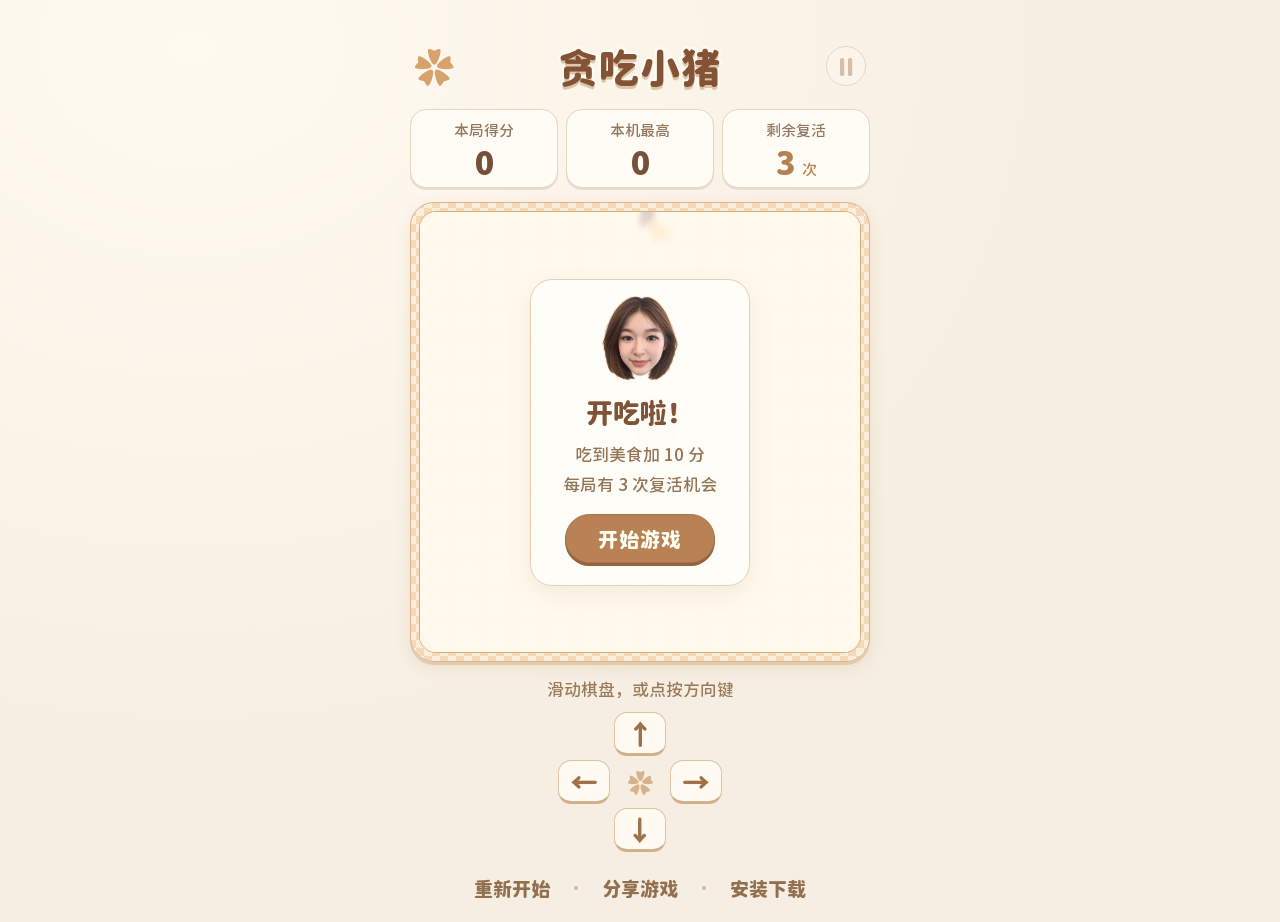
<file: index.html>
<!doctype html>
<html lang="zh-CN">
<head>
  <meta charset="UTF-8">
  <meta name="viewport" content="width=device-width, initial-scale=1, viewport-fit=cover">
  <meta name="theme-color" content="#f5ebdc">
  <meta name="apple-mobile-web-app-capable" content="yes">
  <meta name="apple-mobile-web-app-title" content="贪吃小猪">
  <meta name="apple-mobile-web-app-status-bar-style" content="default">
  <meta name="description" content="贪吃小猪：滑动控制方向，随机吃美食得分，每局三次复活。打开就能玩的手机小游戏。">
  <title>贪吃小猪</title>
  <link rel="icon" href="./assets/face.png" type="image/png">
  <link rel="apple-touch-icon" href="./assets/app-icon.png" data-online-only>
  <link rel="manifest" href="./manifest.webmanifest" data-online-only>
  <link rel="stylesheet" href="./style.css">
  <script type="module" src="./app.mjs?v=cartoon-dress-1"></script>
  <script type="module" src="./install.mjs?v=pwa-1" data-online-only></script>
</head>
<body>
  <main class="game">
    <header>
      <span class="flower" aria-hidden="true">✿</span>
      <h1>贪吃小猪</h1>
      <button id="pause" class="icon-button" aria-label="暂停游戏" disabled>Ⅱ</button>
    </header>
    <section class="stats" aria-label="游戏成绩">
      <div><span>本局得分</span><strong id="score">0</strong></div>
      <div><span>本机最高</span><strong id="best">0</strong></div>
      <div class="revives"><span>剩余复活</span><strong id="lives" aria-label="剩余3次复活">3 <small>次</small></strong></div>
    </section>
    <div class="board-frame">
      <div class="board">
        <canvas id="canvas" aria-label="贪吃小猪游戏棋盘，滑动或用下方方向按钮控制"></canvas>
        <div id="chatter" class="speech" aria-live="polite" hidden>小猪开饭啦～</div>
        <div id="overlay" class="overlay">
          <div class="message">
            <img src="./assets/face.png" width="84" height="84" alt="小猪头像" class="portrait">
            <h2 id="message-title">开吃啦！</h2>
            <p id="message-text">吃到美食加 10 分<br>每局有 3 次复活机会</p>
            <button id="primary" class="primary">开始游戏</button>
          </div>
        </div>
      </div>
    </div>
    <p class="hint" id="hint" aria-live="polite">滑动棋盘，或点按方向键</p>
    <div class="controls" aria-label="方向控制">
      <button class="direction up" data-direction="up" aria-label="向上">↑</button>
      <button class="direction left" data-direction="left" aria-label="向左">←</button>
      <span class="control-flower" aria-hidden="true">✿</span>
      <button class="direction right" data-direction="right" aria-label="向右">→</button>
      <button class="direction down" data-direction="down" aria-label="向下">↓</button>
    </div>
    <footer>
      <button id="restart" class="text-button">重新开始</button>
      <span aria-hidden="true">·</span>
      <button id="share" class="text-button">分享游戏</button>
      <span aria-hidden="true">·</span>
      <a href="./download.html" class="text-button">安装下载</a>
    </footer>
    <p id="offline-status" class="offline-status" role="status" hidden></p>
    <p id="toast" class="toast" role="status" hidden></p>
    <dialog id="share-dialog">
      <h2>把链接发给朋友</h2>
      <input id="share-url" aria-label="游戏链接" readonly>
      <button id="close-share" class="primary">知道了</button>
    </dialog>
    <noscript>请启用浏览器的 JavaScript 来玩游戏。</noscript>
  </main>
</body>
</html>
</file>
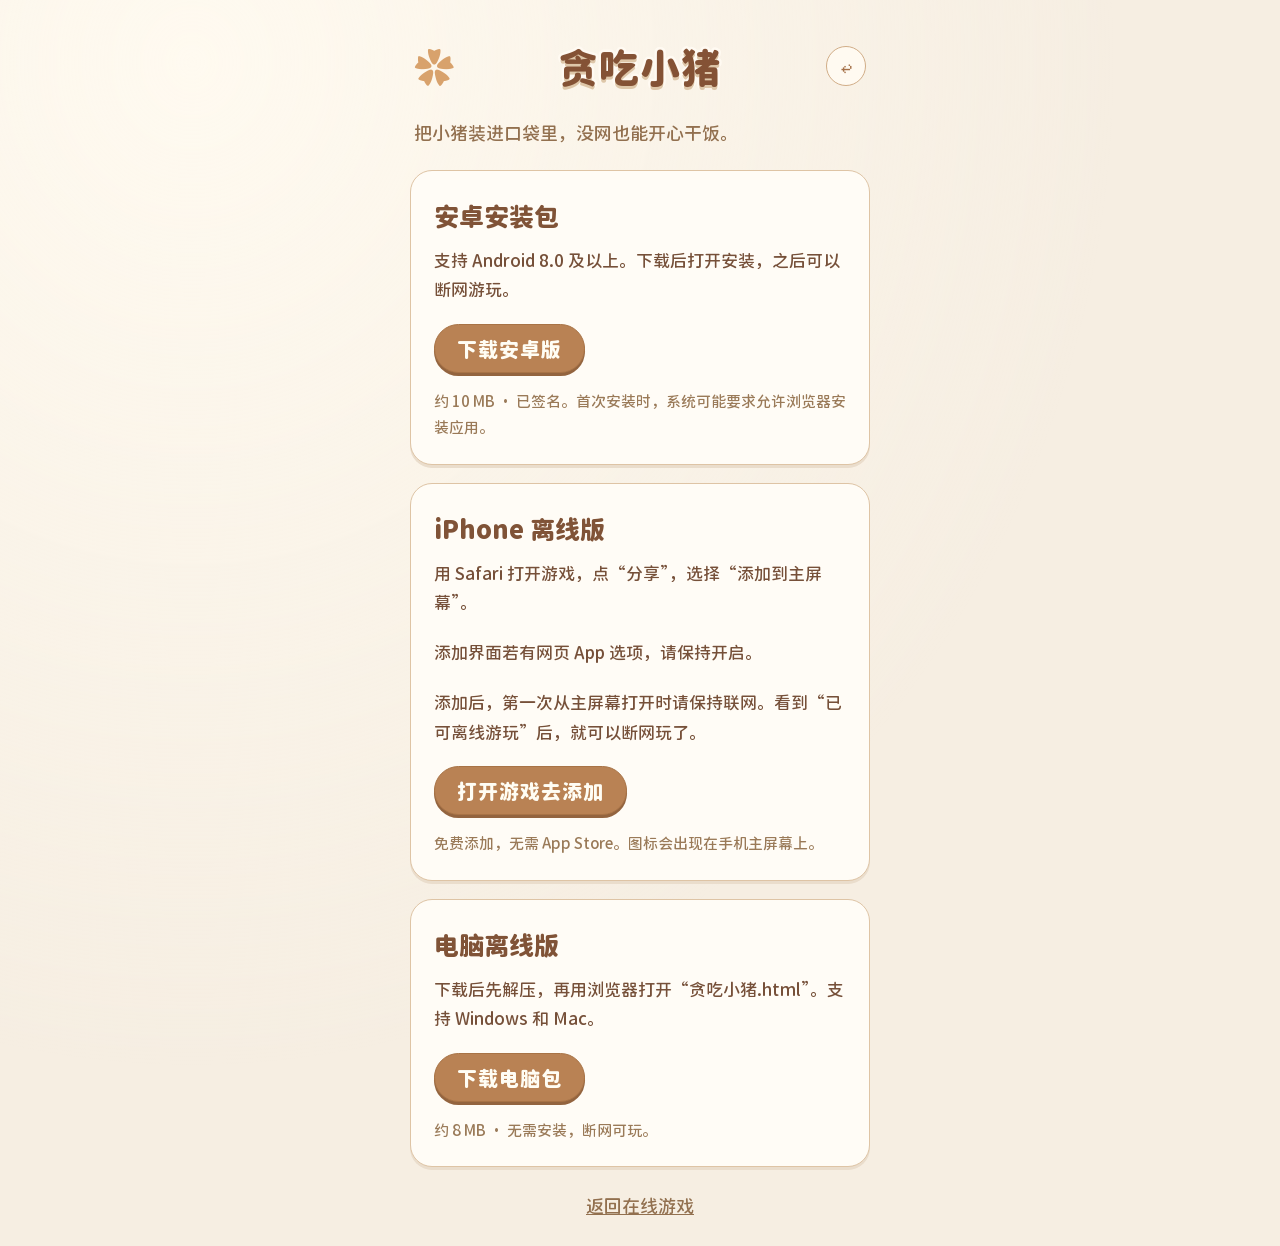
<file: download.html>
<!doctype html>
<html lang="zh-CN">
<head>
  <meta charset="UTF-8">
  <meta name="viewport" content="width=device-width, initial-scale=1, viewport-fit=cover">
  <meta name="theme-color" content="#f5ebdc">
  <title>安装下载 · 贪吃小猪</title>
  <link rel="icon" href="./assets/face.png" type="image/png">
  <link rel="stylesheet" href="./style.css">
  <style>
    .intro{font-size:18px;line-height:1.7;margin:8px 4px 22px;color:#92704f}.packages{display:grid;gap:18px}.package{padding:23px;background:#fffcf6;border:1px solid #dec4a5;border-radius:22px;box-shadow:0 3px 0 #eaddcc}.package h2{font-size:25px;margin-bottom:12px}.package p{font-size:17px;line-height:1.75;margin:0 0 20px}.package .primary{display:inline-block;text-decoration:none;text-align:center}.fine{font-size:15px!important;color:#9a7a58;margin-top:15px!important;margin-bottom:0!important}.back{text-align:center;margin-top:25px}.back a{color:#92704f;font-size:18px}
  </style>
</head>
<body>
  <main class="game">
    <header><span class="flower" aria-hidden="true">✿</span><h1>贪吃小猪</h1><a class="icon-button" href="./" aria-label="返回游戏" style="text-decoration:none">↩</a></header>
    <p class="intro">把小猪装进口袋里，没网也能开心干饭。</p>
    <div class="packages">
      <section class="package">
        <h2>安卓安装包</h2>
        <p>支持 Android 8.0 及以上。下载后打开安装，之后可以断网游玩。</p>
        <a class="primary" href="./downloads/tanchi-xiaozhu-android-v1.0.0.apk" download>下载安卓版</a>
        <p class="fine">约 10 MB · 已签名。首次安装时，系统可能要求允许浏览器安装应用。</p>
      </section>
      <section class="package" id="iphone">
        <h2>iPhone 离线版</h2>
        <p>用 Safari 打开游戏，点“分享”，选择“添加到主屏幕”。</p>
        <p>添加界面若有网页 App 选项，请保持开启。</p>
        <p>添加后，第一次从主屏幕打开时请保持联网。看到“已可离线游玩”后，就可以断网玩了。</p>
        <a class="primary" href="./">打开游戏去添加</a>
        <p class="fine">免费添加，无需 App Store。图标会出现在手机主屏幕上。</p>
      </section>
      <section class="package">
        <h2>电脑离线版</h2>
        <p>下载后先解压，再用浏览器打开“贪吃小猪.html”。支持 Windows 和 Mac。</p>
        <a class="primary" href="./downloads/tanchi-xiaozhu-desktop-v1.0.0.zip" download>下载电脑包</a>
        <p class="fine">约 8 MB · 无需安装，断网可玩。</p>
      </section>
    </div>
    <p class="back"><a href="./">返回在线游戏</a></p>
  </main>
</body>
</html>
</file>
<file: style.css>
:root{font-family:"Segoe UI","PingFang SC","Microsoft YaHei",sans-serif;color:#765039;background:#f6eee2;font-synthesis:none;-webkit-tap-highlight-color:transparent}
*{box-sizing:border-box}body{margin:0;min-height:100svh;background:radial-gradient(ellipse at 15% 5%,#fffaf0,transparent 60%),#f6eee2;padding:12px 16px max(12px,env(safe-area-inset-bottom))}button,input{font:inherit}button{cursor:pointer;touch-action:manipulation}button:focus-visible,input:focus-visible{outline:3px solid #a5673b;outline-offset:4px}button:disabled{cursor:default;opacity:.4}.game{width:100%;max-width:450px;margin:0 auto}header{display:flex;align-items:center;justify-content:space-between;gap:14px;padding:7px 4px 14px}h1{font-size:clamp(28px,8vw,38px);font-weight:900;letter-spacing:3px;margin:0;text-shadow:0 2px #fff;color:#845235}.flower{font-size:40px;color:#d8a26c;width:40px;line-height:1}.icon-button{width:40px;height:40px;border:1.5px solid #d1ad87;border-radius:50%;background:#fffaf1;color:#a57048;font-size:23px;font-weight:700;line-height:1;display:grid;place-items:center}.stats{display:grid;grid-template-columns:1fr 1fr 1fr;gap:8px;margin-bottom:14px}.stats>div{background:#fffcf6;border:1px solid #e6d5bf;border-radius:16px;text-align:center;padding:9px 6px 7px;box-shadow:0 2px 0 #eaddcc}.stats span{display:block;font-size:11px;color:#92765b;letter-spacing:1px}.stats strong{display:block;font-size:26px;line-height:1.2;margin-top:2px;font-variant-numeric:tabular-nums}.stats small{font-size:12px;font-weight:500}.revives strong{color:#b48150}.board-frame{padding:8px;border:1px solid #d9b58c;border-radius:24px;background:repeating-conic-gradient(#f2d9b8 0% 25%,#fbedda 0% 50%) 50%/16px 16px;box-shadow:0 5px 16px #986d3920,0 3px 0 #e9d4b7}.board{position:relative;border:1.5px solid #d4ac7d;border-radius:17px;overflow:hidden;background:#fffaf0;aspect-ratio:1}canvas{display:block;width:100%;height:100%;touch-action:none}.overlay{position:absolute;inset:0;display:grid;place-items:center;background:#fff9edb8;backdrop-filter:blur(3px);padding:18px}.overlay[hidden]{display:none}.message{background:#fffdf8f5;border:1px solid #e5cfb1;border-radius:22px;text-align:center;padding:18px 24px 22px;min-width:220px;max-width:100%;box-shadow:0 8px 25px #9a68321a}.portrait{width:70px;height:70px;object-fit:contain;margin-top:-4px}h2{font-size:22px;margin:3px 0 8px;color:#805337}.message p{font-size:13px;line-height:1.8;margin:0 0 14px;color:#947455}.primary{background:#b98254;color:#fffdf4;border:1.5px solid #a87346;box-shadow:0 3px 0 #93643f;border-radius:30px;min-height:44px;min-width:150px;padding:9px 22px;font-weight:700;letter-spacing:1px}.primary:active{transform:translateY(2px);box-shadow:0 1px 0 #93643f}.hint{font-size:12px;text-align:center;color:#9a7a58;margin:13px 0 9px;min-height:18px}.controls{display:grid;grid-template:repeat(3,40px)/repeat(3,48px);gap:4px;justify-content:center}.direction{border:1px solid #dec4a5;border-bottom:3px solid #ceb08d;background:#fffaf2;border-radius:13px;font-size:25px;color:#9e7149;line-height:1;user-select:none;-webkit-user-select:none}.direction:active{background:#eddbc3;transform:translateY(1px)}.up{grid-area:1/2}.left{grid-area:2/1}.right{grid-area:2/3}.down{grid-area:3/2}.control-flower{grid-area:2/2;text-align:center;align-self:center;font-size:26px;color:#d6b28a}footer{display:flex;align-items:center;justify-content:center;gap:18px;color:#cfb89d;margin-top:13px}.text-button{padding:9px 10px;border:0;background:transparent;color:#92704f;font-size:13px;min-height:36px}.text-button:hover{color:#62412a}.toast{position:fixed;bottom:24px;left:50%;transform:translateX(-50%);background:#765039;color:#fffaf3;border-radius:25px;font-size:13px;padding:12px 18px;white-space:nowrap;box-shadow:0 4px 14px #0002;z-index:3}dialog{max-width:calc(100% - 32px);width:360px;border:1px solid #d8b791;border-radius:20px;padding:24px;background:#fffaf2;text-align:center;color:#805337}dialog::backdrop{background:#62412a66}dialog h2{font-size:18px}dialog input{width:100%;padding:12px;border:1px solid #d8b791;border-radius:10px;background:white;color:#765039;margin:12px 0 20px;font-size:13px}@media(max-height:740px) and (max-width:600px){body{padding-top:4px}.game{max-width:370px}header{padding-bottom:9px}h1{font-size:28px}.stats{margin-bottom:10px}.stats>div{padding:6px}.stats strong{font-size:23px}.controls{grid-template-rows:repeat(3,34px);grid-template-columns:repeat(3,44px);gap:3px}.hint{margin:9px 0 5px}footer{margin-top:6px}}@media(min-width:700px){body{padding-top:30px}.game{max-width:460px}}
@font-face{font-family:PigRounded;src:url('./assets/rounded-regular.woff2') format('woff2');font-display:swap;font-weight:400 500}
@font-face{font-family:PigRounded;src:url('./assets/rounded-bold.woff2') format('woff2');font-display:swap;font-weight:600 900}
:root{font-family:PigRounded,"YouYuan","幼圆","PingFang SC","Microsoft YaHei",sans-serif}
h1{font-size:clamp(32px,9vw,40px);letter-spacing:1px;font-weight:900;paint-order:stroke fill;-webkit-text-stroke:5px #fffaf2;text-shadow:0 3px 0 #dec7a9}
.stats span{font-size:15px;letter-spacing:0}.stats strong{font-size:32px;font-weight:900}.stats small{font-size:15px}
h2{font-size:27px;font-weight:900}.message p{font-size:17px}.primary{font-size:20px;font-weight:900}.portrait{width:90px;height:90px}
.hint{font-size:17px;line-height:1.5;font-weight:500;margin:14px 0 10px}
.text-button{font-size:19px;font-weight:700;min-height:44px}.direction{font-size:28px;font-weight:700}.controls{grid-template:repeat(3,44px)/repeat(3,52px)}
.speech{position:absolute;z-index:1;width:max-content;max-width:174px;padding:9px 12px;border:2px solid #d0ad86;border-radius:17px;background:#fffdf4;box-shadow:0 3px 8px #84542b18;color:#805536;font-size:18px;font-weight:700;line-height:1.5;pointer-events:none;overflow-wrap:anywhere}
.speech[hidden]{display:none}.speech::after{content:"";position:absolute;bottom:-7px;left:17px;width:11px;height:11px;transform:rotate(45deg);background:#fffdf4;border-right:2px solid #d0ad86;border-bottom:2px solid #d0ad86}
.speech[data-side=left]::after{left:auto;right:17px}.overlay{z-index:2}
footer{gap:8px;flex-wrap:wrap}a.text-button{display:inline-flex;align-items:center;text-decoration:none}
.offline-status{text-align:center;font-size:17px;line-height:1.6;color:#98714c;margin:9px 0}.offline-status[hidden]{display:none}
@media(display-mode:standalone){body{padding-top:max(12px,env(safe-area-inset-top));padding-bottom:max(12px,env(safe-area-inset-bottom))}}
</file>
